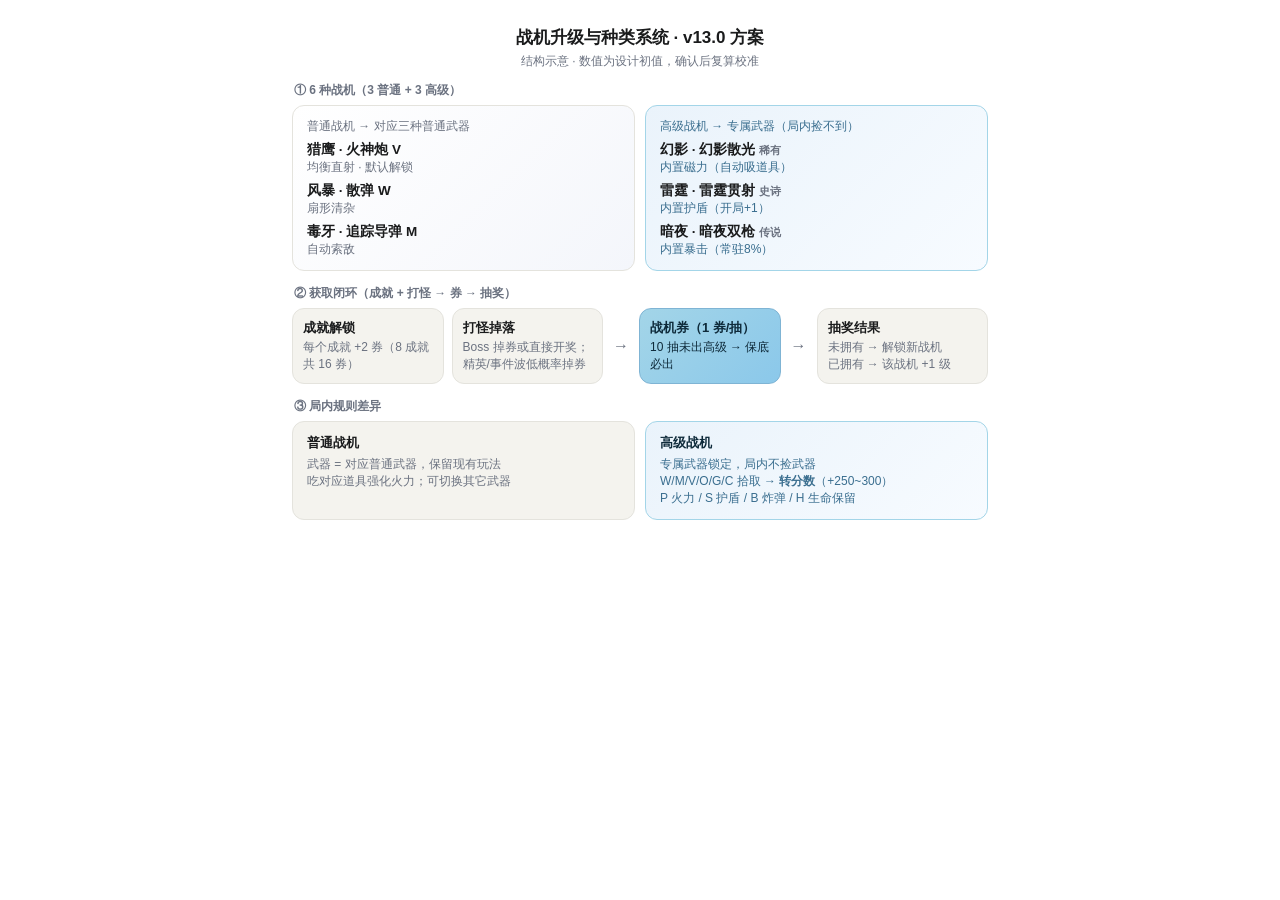
<file: docs/v13.0-战机系统-方案示意图.html>
<html style="margin:0;padding:0;">
<div style="background-color:transparent;box-sizing:border-box;font-family:'Roboto','PingFang SC','Segoe UI',Arial,sans-serif;color:#1A1B1C;max-width:700px;margin:0 auto;padding:4px 2px;">
  <div style="text-align:center;padding:14px 0 6px;">
    <div style="font-size:17px;font-weight:600;color:#1A1B1C;">战机升级与种类系统 · v13.0 方案</div>
    <div style="font-size:12px;color:#6B7280;margin-top:4px;">结构示意 · 数值为设计初值，确认后复算校准</div>
  </div>

  <div style="font-size:12px;font-weight:600;color:#6B7280;padding:6px 2px;">① 6 种战机（3 普通 + 3 高级）</div>
  <div style="display:flex;flex-wrap:wrap;gap:10px;">
    <div style="flex:1 1 220px;min-width:0;padding:12px 14px;border-radius:12px;background:linear-gradient(135deg,#FFFFFF,#F4F6FB);border:1px solid #E4E3DD;box-sizing:border-box;">
      <div style="font-size:12px;color:#6B7280;margin-bottom:6px;">普通战机 → 对应三种普通武器</div>
      <div style="font-size:13.5px;font-weight:600;color:#1A1B1C;">猎鹰 · 火神炮 V</div>
      <div style="font-size:12px;color:#6B7280;">均衡直射 · 默认解锁</div>
      <div style="font-size:13.5px;font-weight:600;color:#1A1B1C;margin-top:6px;">风暴 · 散弹 W</div>
      <div style="font-size:12px;color:#6B7280;">扇形清杂</div>
      <div style="font-size:13.5px;font-weight:600;color:#1A1B1C;margin-top:6px;">毒牙 · 追踪导弹 M</div>
      <div style="font-size:12px;color:#6B7280;">自动索敌</div>
    </div>
    <div style="flex:1 1 220px;min-width:0;padding:12px 14px;border-radius:12px;background:linear-gradient(135deg,#EAF3FB,#F7FBFF);border:1px solid #A3D5E8;box-sizing:border-box;">
      <div style="font-size:12px;color:#3A6E8F;margin-bottom:6px;">高级战机 → 专属武器（局内捡不到）</div>
      <div style="font-size:13.5px;font-weight:600;color:#1A1B1C;">幻影 · 幻影散光 <span style="font-size:11px;color:#6B7280;">稀有</span></div>
      <div style="font-size:12px;color:#3A6E8F;">内置磁力（自动吸道具）</div>
      <div style="font-size:13.5px;font-weight:600;color:#1A1B1C;margin-top:6px;">雷霆 · 雷霆贯射 <span style="font-size:11px;color:#6B7280;">史诗</span></div>
      <div style="font-size:12px;color:#3A6E8F;">内置护盾（开局+1）</div>
      <div style="font-size:13.5px;font-weight:600;color:#1A1B1C;margin-top:6px;">暗夜 · 暗夜双枪 <span style="font-size:11px;color:#6B7280;">传说</span></div>
      <div style="font-size:12px;color:#3A6E8F;">内置暴击（常驻8%）</div>
    </div>
  </div>

  <div style="font-size:12px;font-weight:600;color:#6B7280;padding:14px 2px 6px;">② 获取闭环（成就 + 打怪 → 券 → 抽奖）</div>
  <div style="display:flex;flex-wrap:wrap;gap:8px;align-items:stretch;">
    <div style="flex:1 1 130px;min-width:0;padding:10px;border-radius:12px;background:#F4F3EE;border:1px solid #E4E3DD;box-sizing:border-box;">
      <div style="font-size:13px;font-weight:600;">成就解锁</div>
      <div style="font-size:12px;color:#6B7280;margin-top:2px;">每个成就 +2 券（8 成就共 16 券）</div>
    </div>
    <div style="flex:1 1 130px;min-width:0;padding:10px;border-radius:12px;background:#F4F3EE;border:1px solid #E4E3DD;box-sizing:border-box;">
      <div style="font-size:13px;font-weight:600;">打怪掉落</div>
      <div style="font-size:12px;color:#6B7280;margin-top:2px;">Boss 掉券或直接开奖；精英/事件波低概率掉券</div>
    </div>
    <div style="display:flex;align-items:center;font-size:16px;color:#6B7280;padding:0 2px;">→</div>
    <div style="flex:1 1 120px;min-width:0;padding:10px;border-radius:12px;background:linear-gradient(135deg,#A3D5E8,#8BC8EA);border:1px solid #7FB4D4;box-sizing:border-box;">
      <div style="font-size:13px;font-weight:600;color:#0E2A3A;">战机券（1 券/抽）</div>
      <div style="font-size:12px;color:#0E2A3A;margin-top:2px;">10 抽未出高级 → 保底必出</div>
    </div>
    <div style="display:flex;align-items:center;font-size:16px;color:#6B7280;padding:0 2px;">→</div>
    <div style="flex:1 1 150px;min-width:0;padding:10px;border-radius:12px;background:#F4F3EE;border:1px solid #E4E3DD;box-sizing:border-box;">
      <div style="font-size:13px;font-weight:600;">抽奖结果</div>
      <div style="font-size:12px;color:#6B7280;margin-top:2px;">未拥有 → 解锁新战机<br>已拥有 → 该战机 +1 级</div>
    </div>
  </div>

  <div style="font-size:12px;font-weight:600;color:#6B7280;padding:14px 2px 6px;">③ 局内规则差异</div>
  <div style="display:flex;flex-wrap:wrap;gap:10px;">
    <div style="flex:1 1 260px;min-width:0;padding:12px 14px;border-radius:12px;background:#F4F3EE;border:1px solid #E4E3DD;box-sizing:border-box;">
      <div style="font-size:13px;font-weight:600;">普通战机</div>
      <div style="font-size:12px;color:#6B7280;margin-top:4px;">武器 = 对应普通武器，保留现有玩法<br>吃对应道具强化火力；可切换其它武器</div>
    </div>
    <div style="flex:1 1 260px;min-width:0;padding:12px 14px;border-radius:12px;background:linear-gradient(135deg,#EAF3FB,#F7FBFF);border:1px solid #A3D5E8;box-sizing:border-box;">
      <div style="font-size:13px;font-weight:600;color:#0E2A3A;">高级战机</div>
      <div style="font-size:12px;color:#3A6E8F;margin-top:4px;">专属武器锁定，局内不捡武器<br>W/M/V/O/G/C 拾取 → <b>转分数</b>（+250~300）<br>P 火力 / S 护盾 / B 炸弹 / H 生命保留</div>
    </div>
  </div>
</div>
</html>
</file>
